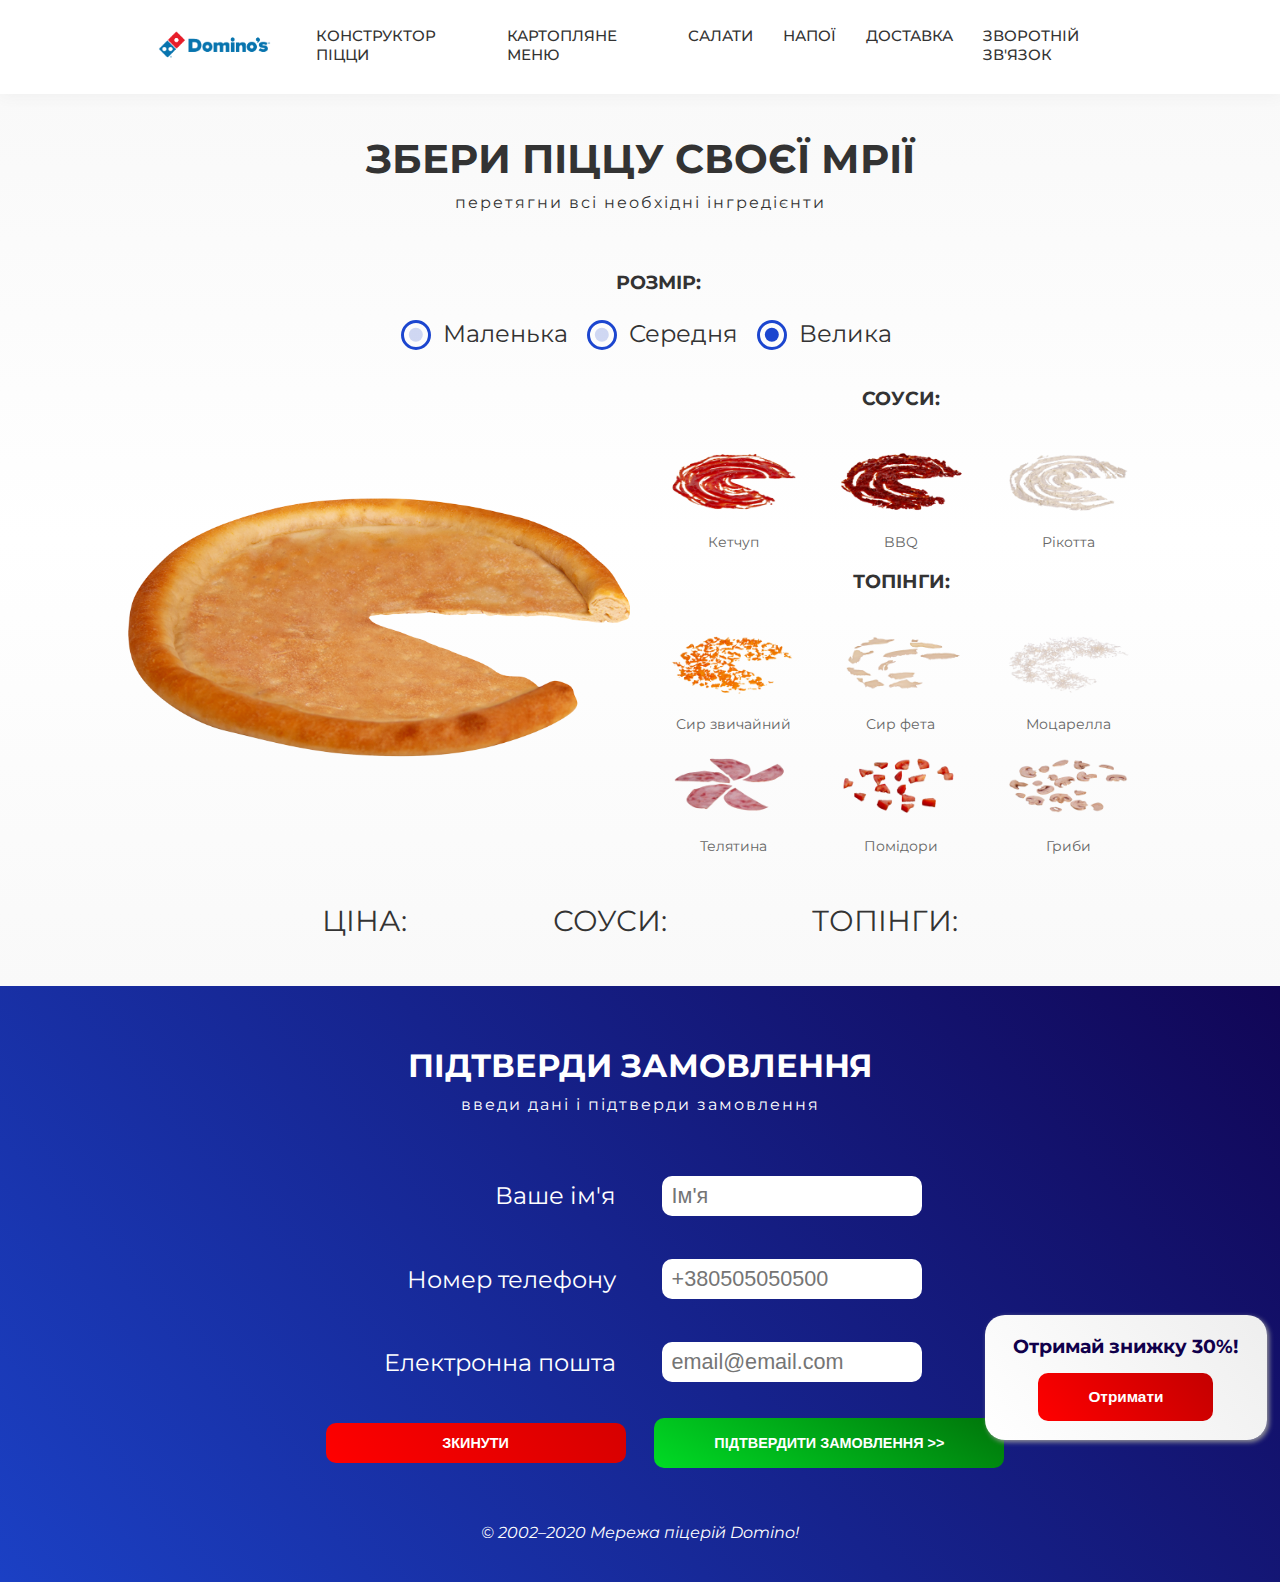
<file: pattern pizza/index.html>
<!DOCTYPE html>
<html lang="ua">

<head>
    <meta charset="UTF-8">
    <meta name="viewport" content="width=device-width, initial-scale=1.0">
    <meta http-equiv="X-UA-Compatible" content="ie=edge">
    <title>Піцерія Domino's Pizza</title>
    <link rel="stylesheet" href="./Styles/styles.css">
    <link href="https://fonts.googleapis.com/css?family=Montserrat&display=swap" rel="stylesheet">
</head>

<body>
    <header>
        <div class="wrapper">
                <a href="index.html"><img id="logo" src="Pizza_pictures/Carlo.png" alt="Логотип Папа Карло"></a>
            <nav>
                <ul>
                    <li>Конструктор піцци</li>
                    <li>Картопляне меню</li>
                    <li>Салати</li>
                    <li>Напої</li>
                    <li>Доставка</li>
                    <li>Зворотній зв'язок</li>
                </ul>
            </nav>
        </div>
    </header>
    <main>
        <h1>Збери піццу своєї мрії</h1>
        <sub>перетягни всi необхiднi iнгредiєнти</sub>
        <div id="banner">Отримай знижку 30%!<br><button>Отримати</button></div>
        <h3>Розмiр:</h3>
        <form id='pizza' action="">
            <label class="radio"><input type="radio" class="radioIn" id="small" name="size" value="small"><span class="fakeRadio"></span><span>Маленька</span></label>
            <label class="radio"><input type="radio" class="radioIn" id="mid" name="size" value="mid"><span class="fakeRadio"></span><span>Середня</span></label>
            <label class="radio"><input type="radio" class="radioIn" id="big" name="size" value="big" checked="true"><span class="fakeRadio"></span><span>Велика</span></label>
        </form>
        <div class="table-wrapper">
            <div class="table">
                <img src="Pizza_pictures/klassicheskij-bortik_1556622914630.png" alt="Корж класичний">
            </div>
            <div class="ingridients">
                <h3>Соуси:</h3>
                <div>
                    <img draggable="true" class="draggable" id="sauceClassic" src="Pizza_pictures/sous-klassicheskij_1557758736353.png" alt="">
                    <span>Кетчуп</span>
                </div>
                <div>
                    <img draggable="true" class="draggable" id="sauceBBQ" src="Pizza_pictures/sous-bbq_155679418013.png" alt="">
                    <span>BBQ</span></div>
                <div>
                    <img draggable="true" class="draggable" id="sauceRikotta" src="Pizza_pictures/sous-rikotta_1556623391103.png" alt="">
                    <span>Рiкотта</span></div>
                <h3>Топінги:</h3>
                <div>
                    <img draggable="true" class="draggable" id="moc1" src="Pizza_pictures/mocarela_1556623220308.png" alt="">
                    <span>Сир звичайний</span></div>
                <div>
                    <img draggable="true" class="draggable" id="moc2" src="Pizza_pictures/mocarela_1556785182818.png" alt="">
                    <span>Сир фета</span></div>
                <div>
                    <img draggable="true" class="draggable" id="moc3" src="Pizza_pictures/mocarela_1556785198489.png" alt="">
                    <span>Моцарелла</span></div>
                <div>
                    <img draggable="true" class="draggable" id="telya" src="Pizza_pictures/telyatina_1556624025747.png" alt="">
                    <span>Телятина</span></div>
                <div>
                    <img draggable="true" class="draggable" id="vetch1" src="Pizza_pictures/vetchina.png" alt="">
                    <span>Помiдори</span></div>
                <div>
                    <img draggable="true" class="draggable" id="vetch2" src="Pizza_pictures/vetchina_1556623556129.png" alt="">
                    <span>Гриби</span></div>
            </div>
        </div>
        <div class="result">
            <div class="price"><p>Цiна:<p id="cina"></p></p></div>
            <div class="sauces"><p>Соуси:<p id="sous"></p></p></div>
            <div class="topings"><p>Топiнги:</p><p id="toping"></p></div>
        </div>
    </main>
    <footer>
        <h2>Пiдтверди замовлення</h2>
        <sub>введи данi i пiдтверди замовлення</sub>
        <form name="info" method="POST" action="./php/mail.php">
            <div class="grid">
                <label for="name">Ваше ім'я</label>
                <input placeholder="Iм'я" name="name" type="text" id="name">
                <label for="phone">Номер телефону</label>
                <input placeholder="+380505050500" name="phone" type="tel" id="tel">
                <label for="email">Електронна пошта</label>
                <input placeholder="email@email.com" name="email" type="email" id="email">
                <input class='button' name="cancel" type="reset" value="Зкинути">
                <input class='button' name="btnSubmit" type="button" id = "inputt" value="Підтвердити замовлення >>" >
            </div>
        </form>
        <address>© 2002–2020 Мережа піцерій Domino!</address>
    </footer>
    <script src="./src/index.js">

    </script>
</body>

</html>
</file>
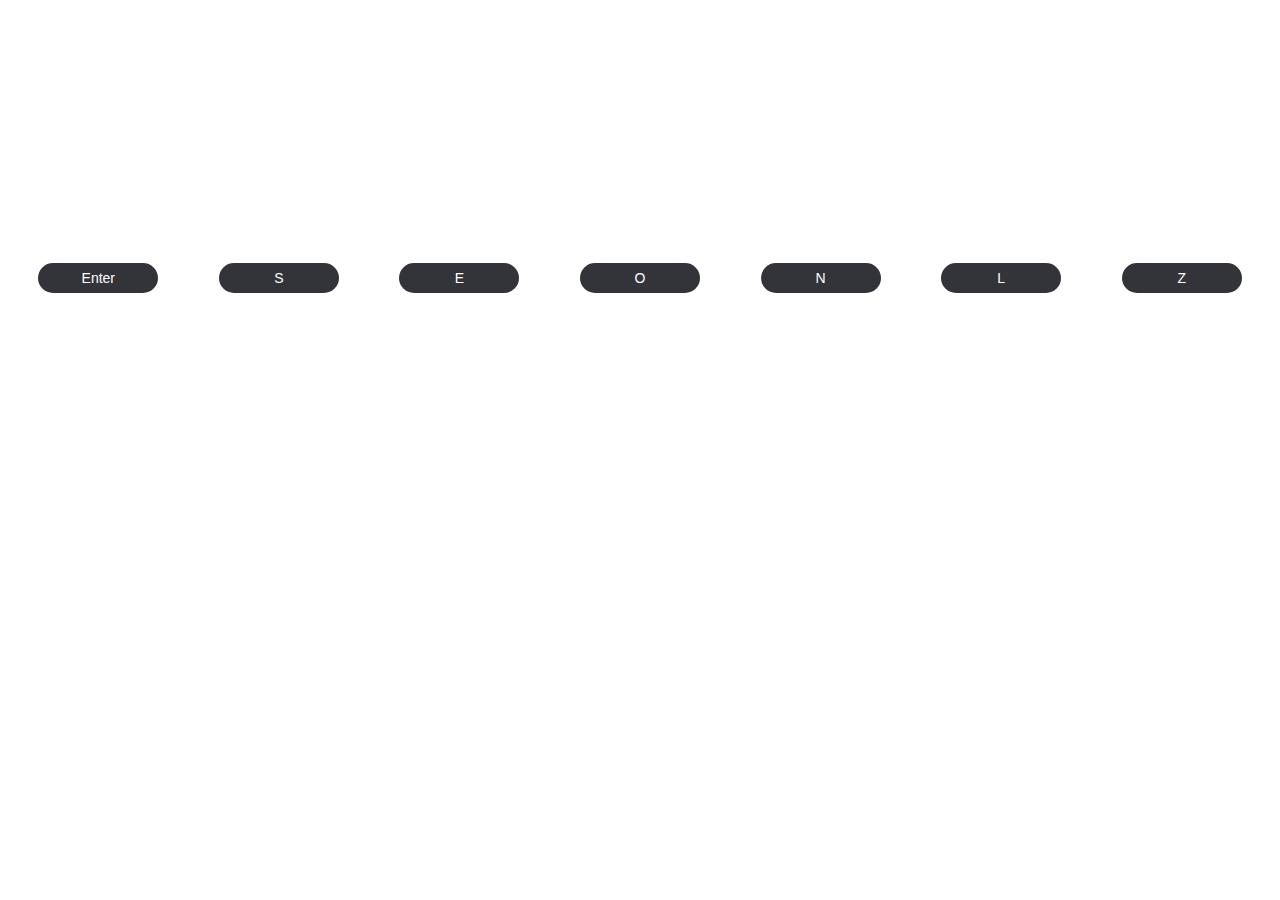
<file: HW/index1.html>
<!DOCTYPE html>
<html lang="en">
<head>
	<meta charset="UTF-8">
	<meta name="viewport" content="width=device-width, initial-scale=1.0">
	<meta http-equiv="X-UA-Compatible" content="ie=edge">
	<title>Homework-buttons</title>
	<style>
	.btn-wrapper{
		height: 60vh;
		display: flex;
		align-items: center;
		justify-content: space-around;
	}
	.btn{
		border: none;
		border-radius: 20px;
		min-width: 120px;
		padding: 7px;
		color: #fff;
		font-size: 14px;
		background-color: #33333a;
		cursor: pointer;
	}
	.btn:active,
	.btn:focus{
		outline: none;
	}
	</style>
</head>
<body>
	
	<div class="btn-wrapper">
    <button class="btn" id="Ent">Enter</button>
		<button class="btn" id="S">S</button>
		<button class="btn" id="E">E</button>
		<button class="btn" id="O">O</button>
		<button class="btn" id="N">N</button>
		<button class="btn" id="L">L</button>
		<button class="btn" id="Z">Z</button>
	</div>
	<script>
		

		ent = document.getElementById("Ent")
		s = document.getElementById("S")
		g = document.getElementById("E")
		o = document.getElementById("O")
		n = document.getElementById("N")
		l = document.getElementById("L")
		z = document.getElementById("Z")
		document.addEventListener("keydown", (e) => {
			if  (e.code == "Enter"){
				console.log("dkpfgh")
				ent.style.backgroundColor = "blue"
				if(s.style.backgroundColor == 'blue'||
				g.style.backgroundColor == "blue" || 
				o.style.backgroundColor == "blue" ||
				n.style.backgroundColor == "blue" ||
				l.style.backgroundColor == "blue" ||
				z.style.backgroundColor == "blue" 
				){
				s.style.backgroundColor = '#33333a'
				g.style.backgroundColor = "#33333a" 
				o.style.backgroundColor ="#33333a" 
				n.style.backgroundColor = "#33333a" 
				l.style.backgroundColor = "#33333a" 
				z.style.backgroundColor ="#33333a" 
				}
			};
			if (e.key == "S"){
				s.style.backgroundColor = "blue"
				if(ent.style.backgroundColor == 'blue'||
				g.style.backgroundColor == "blue" || 
				o.style.backgroundColor == "blue" ||
				n.style.backgroundColor == "blue" ||
				l.style.backgroundColor == "blue" ||
				z.style.backgroundColor == "blue" 
				){
				ent.style.backgroundColor = '#33333a'
				g.style.backgroundColor = "#33333a" 
				o.style.backgroundColor ="#33333a" 
				n.style.backgroundColor = "#33333a" 
				l.style.backgroundColor = "#33333a" 
				z.style.backgroundColor ="#33333a" 
				}
			}
			if (e.key == "E"){
				g.style.backgroundColor = "blue"
				if(ent.style.backgroundColor == 'blue'||
				s.style.backgroundColor == "blue" || 
				o.style.backgroundColor == "blue" ||
				n.style.backgroundColor == "blue" ||
				l.style.backgroundColor == "blue" ||
				z.style.backgroundColor == "blue" 
				){
				ent.style.backgroundColor = '#33333a'
				s.style.backgroundColor = "#33333a" 
				o.style.backgroundColor ="#33333a" 
				n.style.backgroundColor = "#33333a" 
				l.style.backgroundColor = "#33333a" 
				z.style.backgroundColor ="#33333a" 
				}
			}
			if (e.key == "O"){
				o.style.backgroundColor = "blue"
				if(ent.style.backgroundColor == 'blue'||
				g.style.backgroundColor == "blue" || 
				s.style.backgroundColor == "blue" ||
				n.style.backgroundColor == "blue" ||
				l.style.backgroundColor == "blue" ||
				z.style.backgroundColor == "blue" 
				){
				ent.style.backgroundColor = '#33333a'
				g.style.backgroundColor = "#33333a" 
				s.style.backgroundColor ="#33333a" 
				n.style.backgroundColor = "#33333a" 
				l.style.backgroundColor = "#33333a" 
				z.style.backgroundColor ="#33333a" 
				}
			}
			if (e.key == "N"){
				n.style.backgroundColor = "blue"
				if(ent.style.backgroundColor == 'blue'||
				g.style.backgroundColor == "blue" || 
				o.style.backgroundColor == "blue" ||
				s.style.backgroundColor == "blue" ||
				l.style.backgroundColor == "blue" ||
				z.style.backgroundColor == "blue" 
				){
				ent.style.backgroundColor = '#33333a'
				g.style.backgroundColor = "#33333a" 
				o.style.backgroundColor ="#33333a" 
				s.style.backgroundColor = "#33333a" 
				l.style.backgroundColor = "#33333a" 
				z.style.backgroundColor ="#33333a" 
				}
			}
			if (e.key == "L"){
				l.style.backgroundColor = "blue"
				if(ent.style.backgroundColor == 'blue'||
				g.style.backgroundColor == "blue" || 
				o.style.backgroundColor == "blue" ||
				n.style.backgroundColor == "blue" ||
				s.style.backgroundColor == "blue" ||
				z.style.backgroundColor == "blue" 
				){
				ent.style.backgroundColor = '#33333a'
				g.style.backgroundColor = "#33333a" 
				o.style.backgroundColor ="#33333a" 
				n.style.backgroundColor = "#33333a" 
				s.style.backgroundColor = "#33333a" 
				z.style.backgroundColor ="#33333a" 
				}
			}
			if (e.key == "Z"){
				z.style.backgroundColor = "blue"
				if(ent.style.backgroundColor == 'blue'||
				g.style.backgroundColor == "blue" || 
				o.style.backgroundColor == "blue" ||
				n.style.backgroundColor == "blue" ||
				l.style.backgroundColor == "blue" ||
				s.style.backgroundColor == "blue" 
				){
				ent.style.backgroundColor = '#33333a'
				g.style.backgroundColor = "#33333a" 
				o.style.backgroundColor ="#33333a" 
				n.style.backgroundColor = "#33333a" 
				l.style.backgroundColor = "#33333a" 
				s.style.backgroundColor ="#33333a" 
				}
			}
		})
	</script>
</body>
</html>
</file>
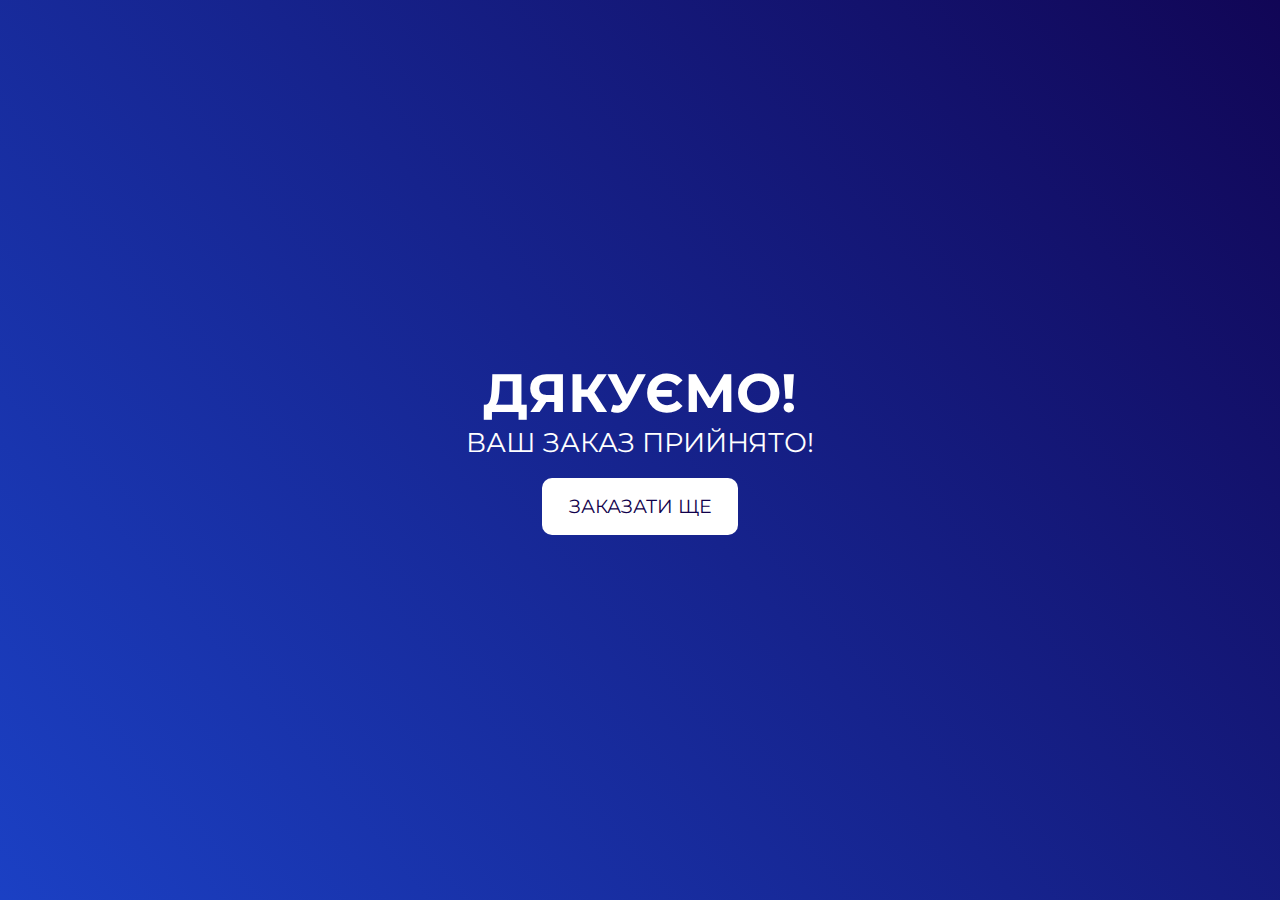
<file: pattern pizza/thank-you.html>
<!DOCTYPE html>
<html lang="ua">
  <head>
    <meta charset="utf-8">
    <meta http-equiv="X-UA-Compatible" content="IE=edge">
    <meta name="viewport" content="width=device-width, initial-scale=1">
    <meta name="description" content="">
    <meta name="author" content="">
    <title>Дякуємо! Ваш заказ прийнято!</title>
    <link rel="stylesheet" href="./Styles/thank-you.css">    
    <link href="https://fonts.googleapis.com/css?family=Montserrat&display=swap" rel="stylesheet">
  </head>
  <body>
    <div class="container">
      <h1>Дякуємо!</h1>
      <p>Ваш заказ прийнято!</p>
      <a href="./index.html">Заказати ще</a>
    </div>
  </body>
</html>
</file>
<file: pattern pizza/Styles/styles.css>
* {
    margin: 0;
    padding: 0;
}

:root {
    --main: #1c46cf;
    --sub: #00db25;
    --dark: #10004b;
}

header {
    background-color: white;
    display: flex;
    width: 100%;
}

body {
    font-family: 'Montserrat', sans-serif;
    color: #333;
}

#logo {
    height: 30px;
    margin: 30px;
}

.wrapper {
    display: flex;
    width: inherit;
    padding: 0 10%;
    box-shadow: 1px 1px 15px 0 #eee;
}

ul {
    margin: 0;
    display: inherit;
    justify-content: flex-end;
}

li {
    font-size: 0.95em;
    list-style: none;
    font-weight: 500;
    display: inline;
    padding: 0 15px;
}

li:hover {
    color: var(--main);
    cursor: pointer;
}

nav {
    display: inherit;
    text-transform: uppercase;
    width: 100%;
    height: 90px;
    justify-content: flex-end;
    align-items: center;
}

main {
    background: linear-gradient(180deg, #f9f9f9, #fff, #f9f9f9);
    padding: 0 10%;
}

#banner {
    position: absolute;
    bottom: -60%;
    right: 1%;
    background: linear-gradient(50deg, white, #eee);
    box-shadow: 2px 2px 5px #999;
    padding: 1em 1.5em;
    color: var(--dark);
    border-radius: 20px;
    text-align: center;
    font-size: 1.2em;
    font-weight: bold;
    z-index: 3;
    animation: padd .5s ease infinite;
}

@keyframes padd {
    50% { 
        padding: 1.2em 1.7em;
        margin: 0 -0.2em -0.2em 0;
    }
}

#banner button {
    background: linear-gradient(50deg, red, #c40000);
    padding: 15px 50px;
    margin-top: 15px;
    border: none;
    border-radius: 10px;
    font-size: 0.8em;
    font-weight: bold;
    color: white;
}

h1 {
    text-transform: uppercase;
    text-align: center;
    padding: 40px 0 0;
    font-size: 2.5em;
}

h3 {
    width: 100%;
    text-align: center;
    margin: 1em;
    text-transform: uppercase;
}

sub {
    display: block;
    font-size: 1em;
    letter-spacing: 2px;
    text-align: center;
    padding: 10px 0 40px;
}

.table-wrapper {
    display: flex;
    flex-direction: row;
    justify-content: space-around;
}

form {
    text-align: center;
    font-size: 1.5em;
    margin-bottom: 20px;
}

input[type="radio"], input[type="checkbox"] {
    opacity: 0;
}

.fakeRadio {
    display: inline-block;
    border: 3px var(--main) solid;
    border-radius: 50%;
    height: 1em;
    width: 1em;
    position: relative;
    margin-right: 0.5em;
    top: 0.3em;
}

.fakeRadio::before {
    content: '';
    position: absolute;
    display: block;
    height: 0.6em;
    width: 0.6em;
    background-color: var(--main);
    border-radius: 50%;
    top: 50%;
    left: 50%;
    transform: translate(-50%, -50%);
    opacity: 0.2;
    transition: ease-in-out .3s;
}

.radioIn:checked + .fakeRadio::before {
    opacity: 1;
}

.table,
.ingridients {
    width: 50%;
    display: flex;
    flex-wrap: wrap;
    justify-content: space-around;
    align-items: center;
}

.table {
    position: relative;
    margin-right: 20px;
}

.hovered {
    background: #f9f9f9;
    border: 2px dashed var(--main);
    border-radius: 10px;
}

.table > img {
    display: inline-block;
    position: absolute;
    left: 0;
    top: 0;
    right: 0;
    bottom: 0;
    margin: auto;
}

.ingridients span {
    font-size: 0.9em;
    color: #666;
}

.result {
    display: flex;
    flex-direction: row;
    flex-wrap: nowrap;
    justify-content: space-evenly;
    padding: 3em;
}

p {
    font-size: 1.8em;
    text-transform: uppercase;
}

.table-wrapper div img {
    width: 100%;
}

.ingridients div {
    display: inline-block;
    width: 30%;
}

.ingridients div img {
    height: 100px;
}

.ingridients span {
    display: block;
    text-align: center;
}

footer {
    background: linear-gradient(50deg, var(--main) -10%, var(--dark) 110%);
    padding: 60px 10% 40px;
}

footer label {
    color: #fff;
}

footer input {
    padding: 10px;
    height: 20px;
    width: 240px;
    margin: 1em;
    border-radius: 10px;
    border: none;
    font-size: 0.9em;
}

.success {
    border: 2px green solid;
}

.error {
    border: 2px red solid;
}

.button {
    padding: 0;
    height: 40px;
    width: 300px;
    font-size: 0.6em;
    background: linear-gradient(50deg, red, #d60000);
    color: white;
    border: none;
    text-transform: uppercase;
    font-weight: 600;
    border-radius: 10px;
}

.button:last-child {
    background: linear-gradient(30deg, var(--sub), #00740a);
    height: 50px;
    width: 350px;
}

address {
    text-align: center;
    margin-top: 40px;
    color: white;
}

.x {
    margin-left: 8px;
    padding: 2px 7px;
    border: none;
    background-color: red;
    font-weight: 900;
    font-size: 1.1em;
    color: white;
    border-radius: 50%;
    box-shadow: 1px 1px 3px 0 #aaa;
}

p.element {
    text-transform: none;
    display: inline-block;
    font-size: 1.2em;
}

.div {
    margin: 1em;
}

footer > h2, footer > sub {
    color: white;
    text-align: center;
}

footer > h2 {
    text-transform: uppercase;
    font-size: 2em;
}

.grid {
    display: grid;
    grid-template-columns: 1fr 1fr;
    align-items: center;
}

footer > form > div > label, input[name='cancel'] {
    justify-self: right;
    margin: 1em;
}

footer > form > div > p {
    grid-column: 2/3;
    justify-self: left;
    padding-left: 1.2em;
    font-size: 0.8em;
    margin-top: -12px;
    text-transform: none;
    color: red;
}

@media screen and (max-width:600px) {
    nav, #banner {
        display: none;
    }

    .wrapper {
        display: block;
        text-align: center;
    }

    .table-wrapper {
        display: block;
        text-align: center;
        margin-top: 80px;
    }

    .ingridients, .table {
        width: 100%;
    }
    
    .table {     
        margin: 100px 0;
    }

    label {
        display: block;
    }

    .grid {
        grid-template-columns: 100%;
    }

    .grid > input, input.button {
        width: 90%;
        margin: 10px 0;
        padding: 5%;
    }

    footer > form > div > label, input[name='cancel'], footer > form > div > p {
        justify-self: center;
        margin: 10px 0;
    }

    footer > form > div > input[name='btnSubmit'] {
        width: 100% !important;
    }

    .result {
        display: block;
        padding: 30px 0 0;
        text-align: center;
    }
}
.img-element{
    

    
    z-index: 1;
}
.img-element1{
    

    
    z-index: 2;
}
</file>
<file: pattern pizza/Styles/thank-you.css>
* {
    margin: 0;
    padding: 0;
}

:root {
    --main: #1c46cf;
    --sub: #00db25;
    --dark: #10004b;
}

body {
    background: linear-gradient(50deg, var(--main) -10%, var(--dark) 110%);
    font-size: 3vh;
    height: 100vh;
}

.container {
    text-align: center;
    padding-top: 40vh;
    color: white;
    text-transform: uppercase;
    font-family: Montserrat, sans-serif;
}

a {
    display: inline-block;
    padding: 0.9em 1.4em;
    margin: 1em;
    font-size: 0.7em;
    background: white;
    color: var(--dark);
    text-transform: uppercase;
    border-radius: 10px;
    text-decoration: none;
}
</file>
